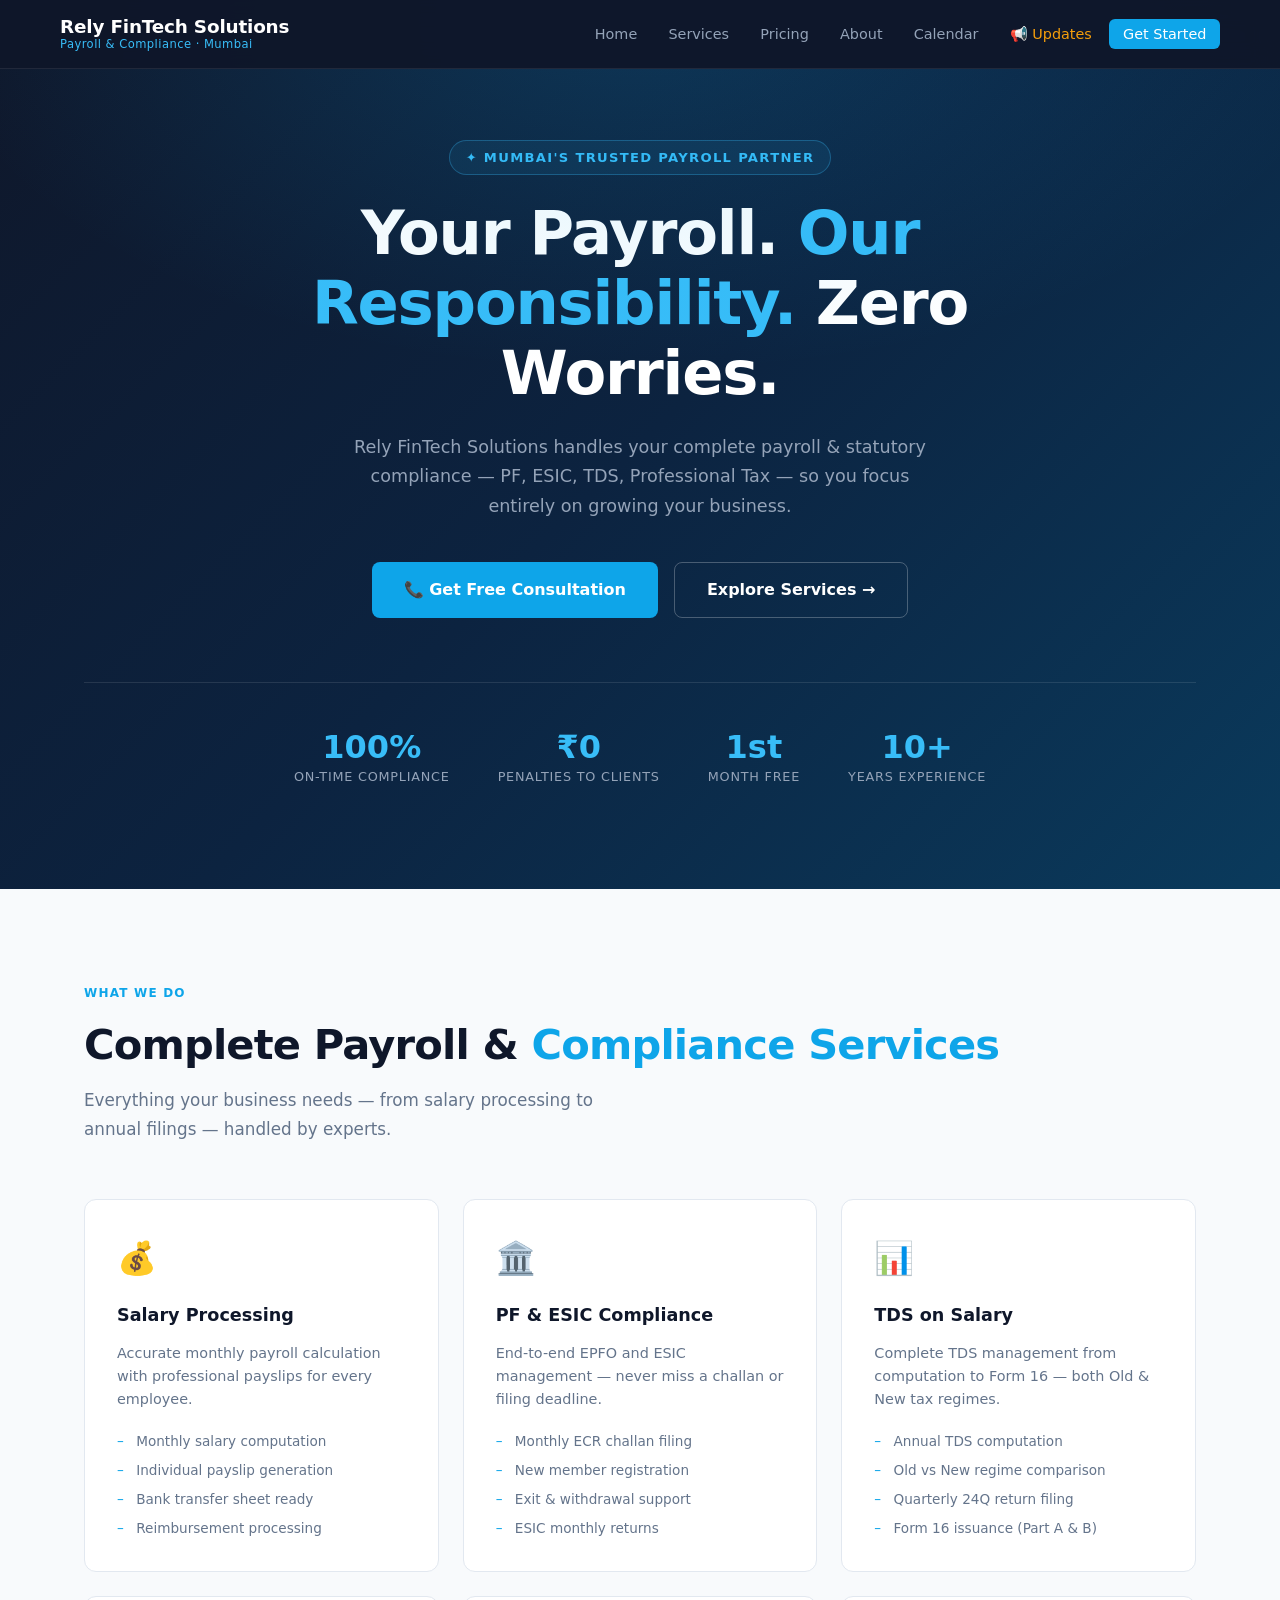
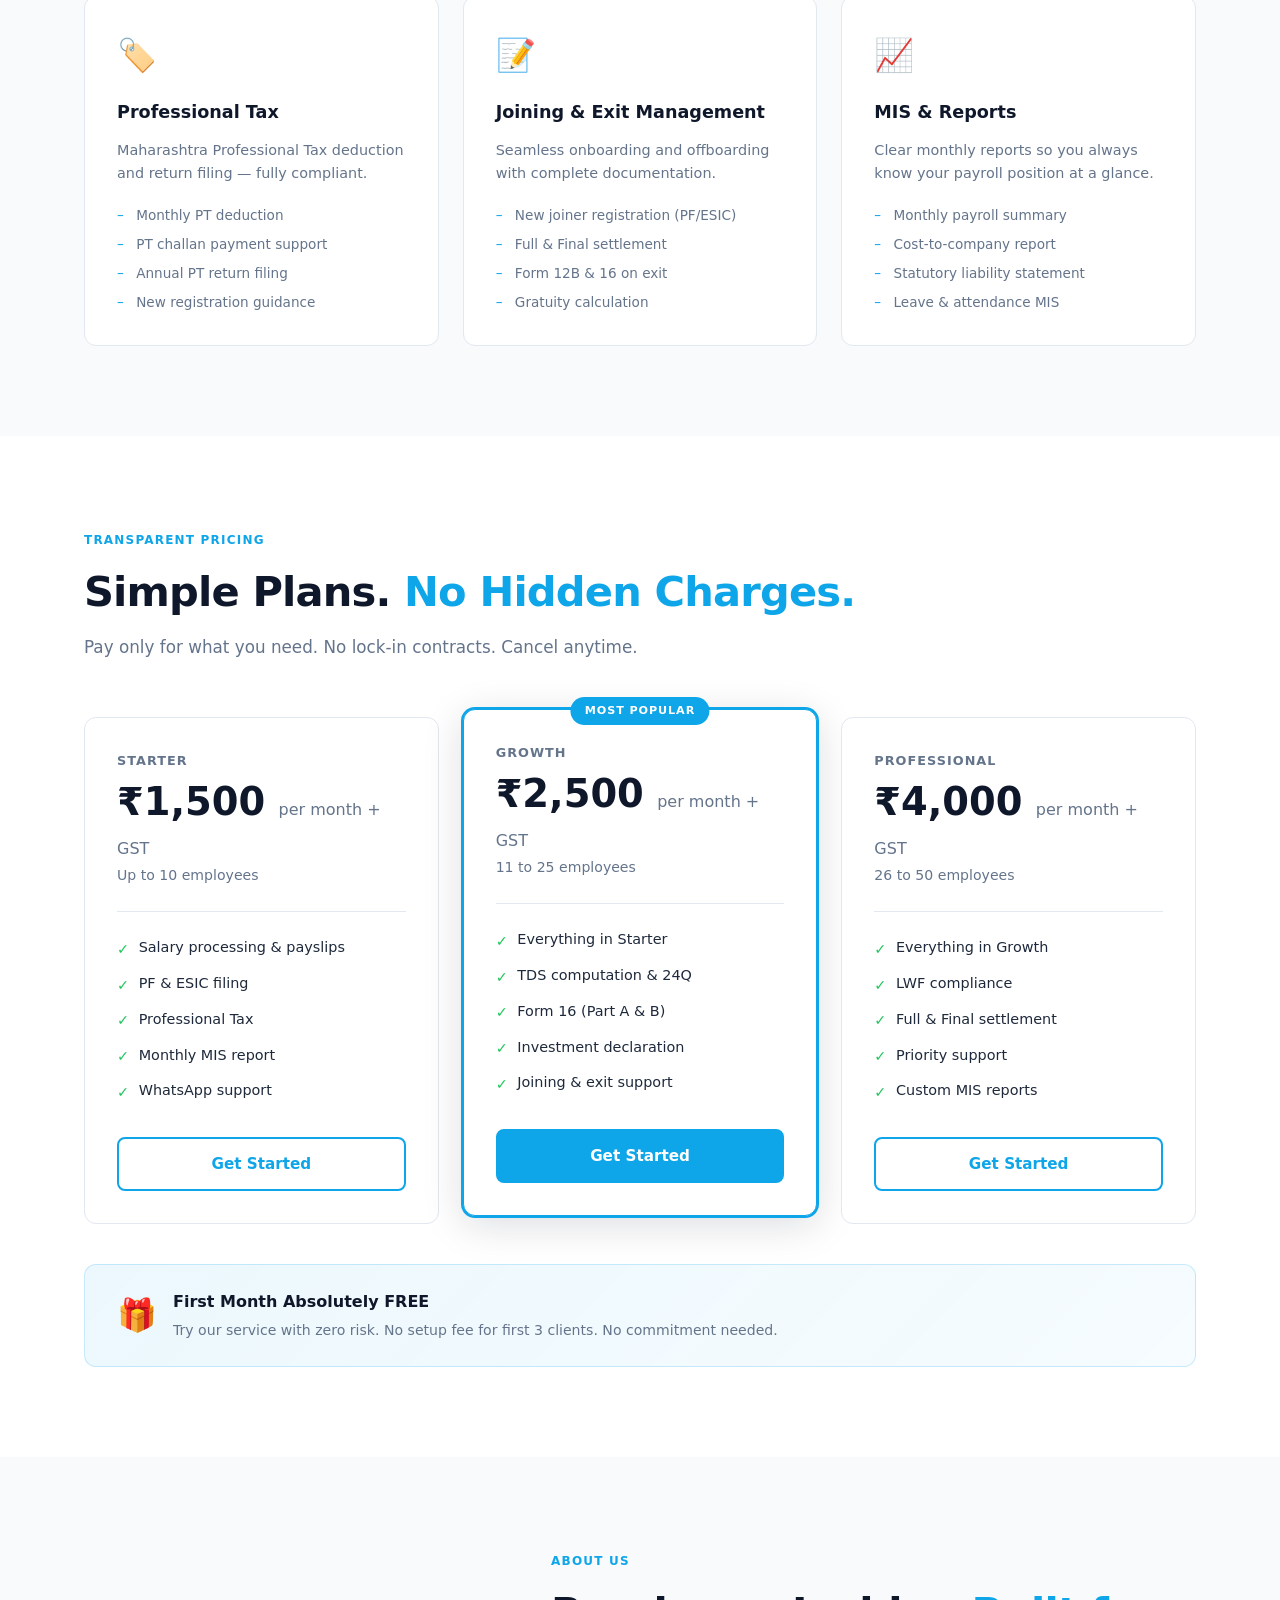
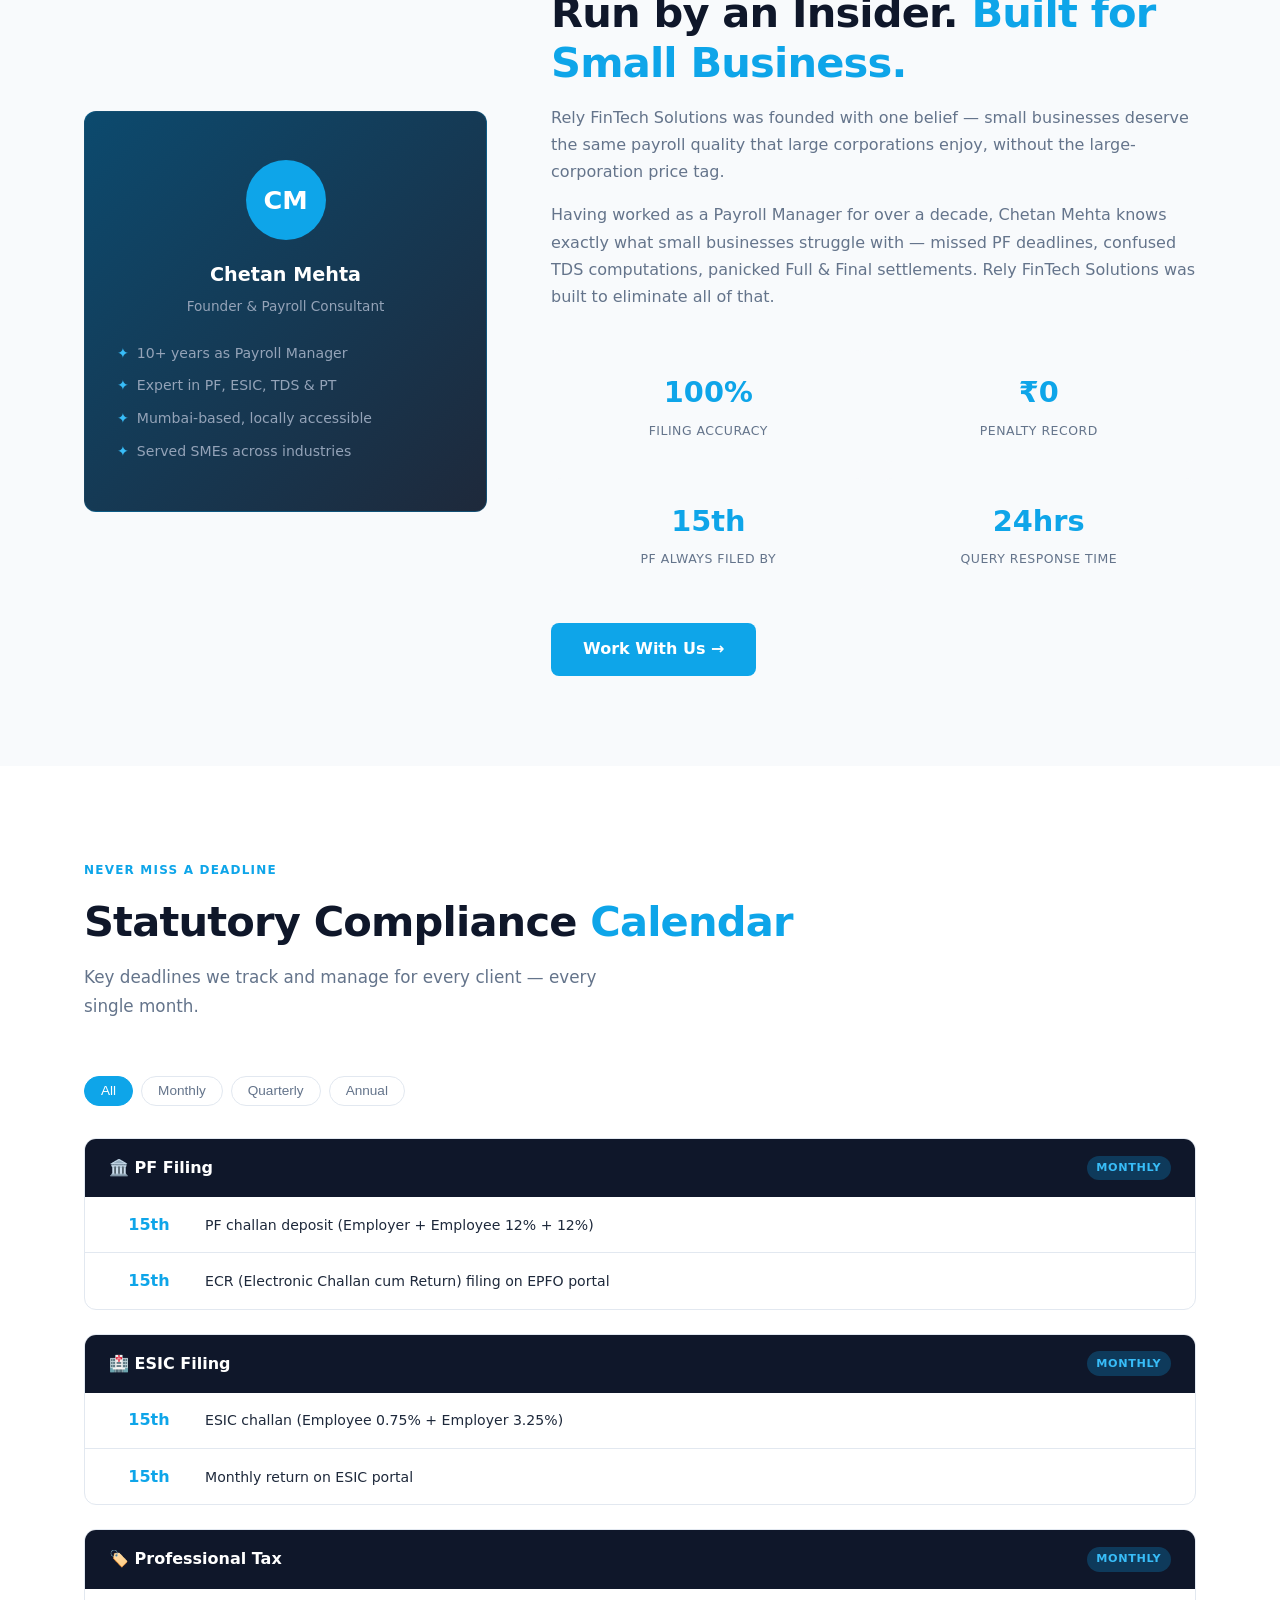
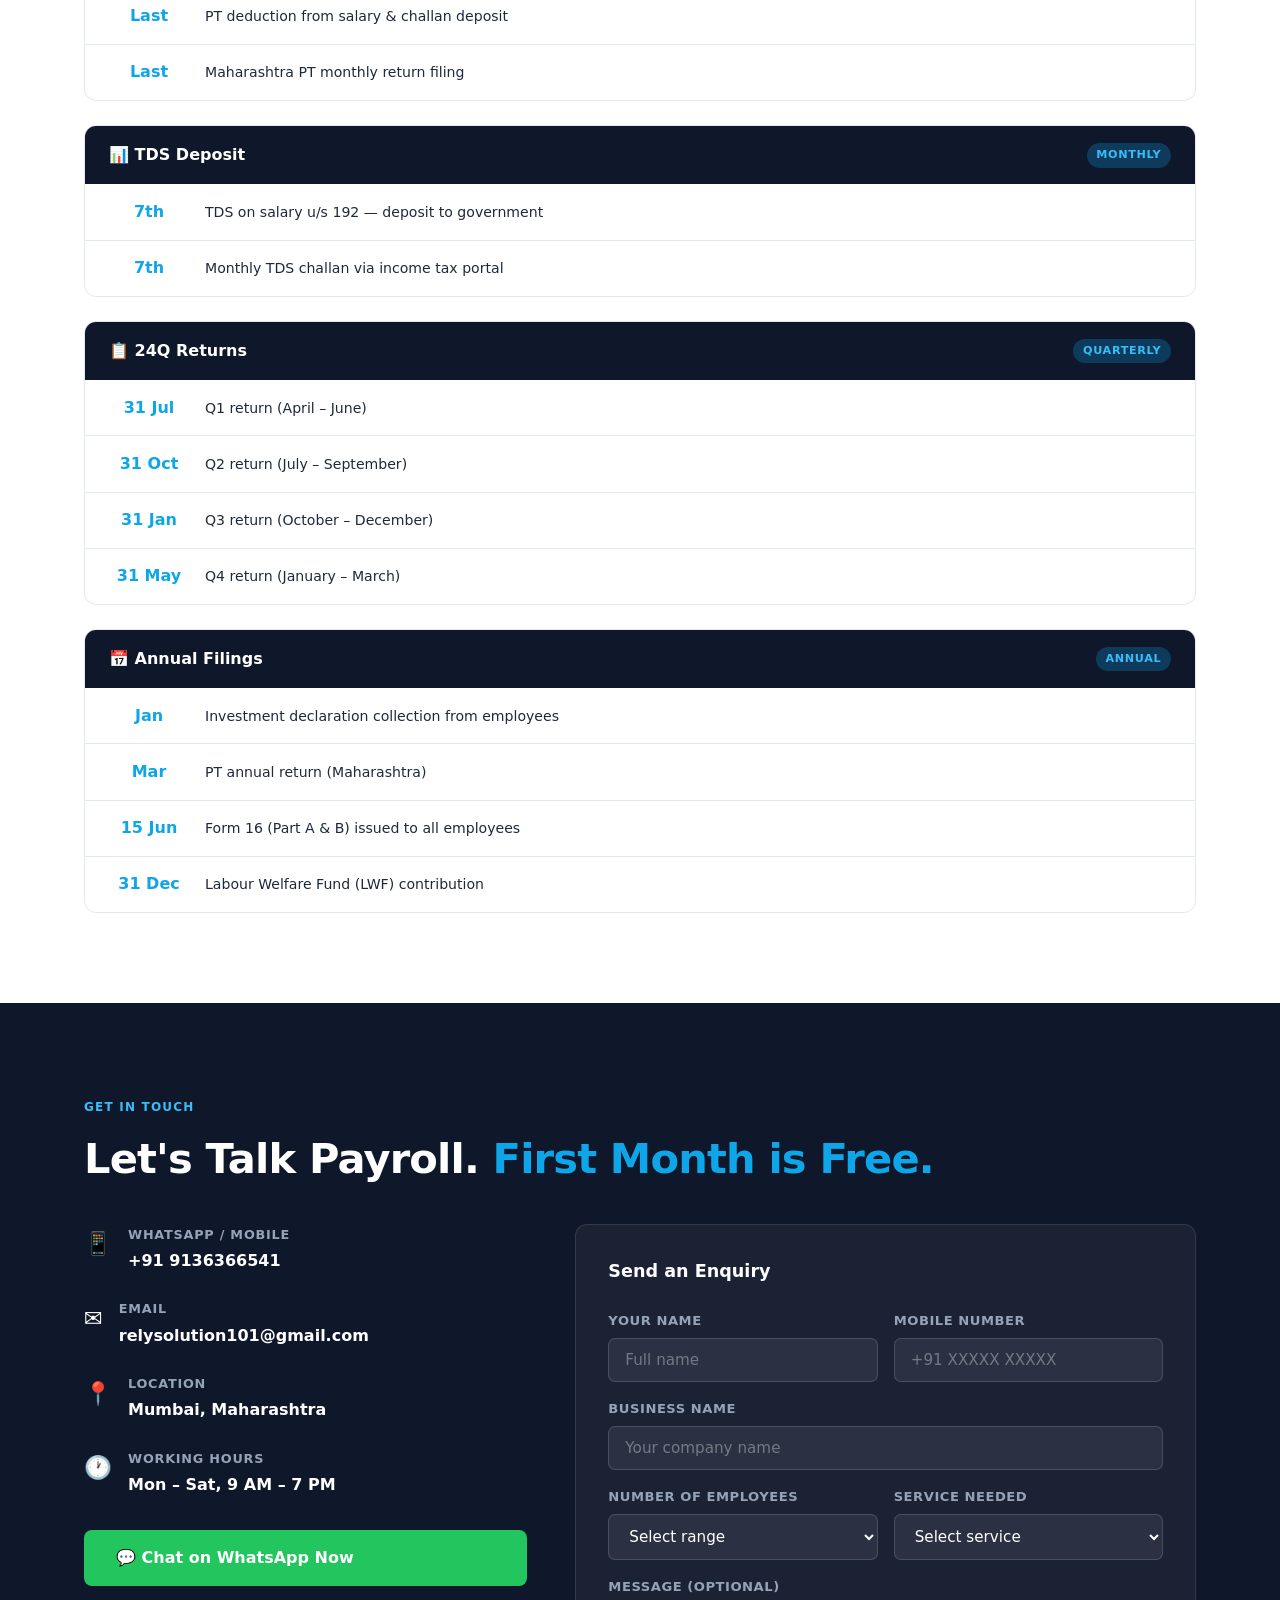
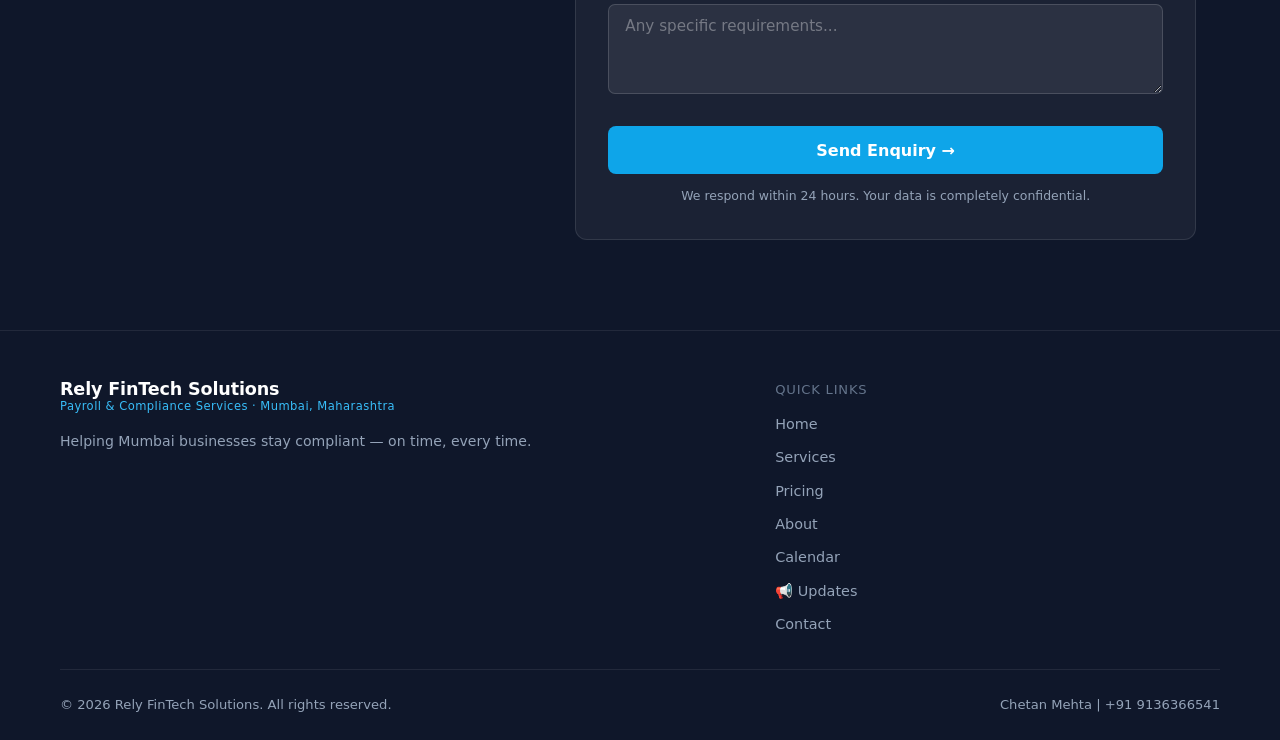
<file: index.html>
<!DOCTYPE html>
<html lang="en">
<head>
  <meta charset="UTF-8">
  <meta name="viewport" content="width=device-width, initial-scale=1.0">
  <meta name="description" content="Rely FinTech Solutions – Payroll & Compliance Services Mumbai. PF, ESIC, TDS, Professional Tax handled by experts.">
  <meta name="keywords" content="Payroll Consultant Mumbai, PF ESIC Compliance Mumbai, TDS Return Filing, Income Tax Consultant Kandivali">
  <title>Rely FinTech Solutions | Payroll &amp; Compliance Services Mumbai</title>
  <link rel="stylesheet" href="styles.css">
</head>
<body>

  <!-- ── NAVBAR ── -->
  <nav class="navbar">
    <div class="nav-inner">
      <div class="logo-wrap">
        <span class="logo-name">Rely FinTech Solutions</span>
        <span class="logo-sub">Payroll &amp; Compliance · Mumbai</span>
      </div>
      <ul class="nav-links" id="navLinks">
        <li><a href="#home">Home</a></li>
        <li><a href="#services">Services</a></li>
        <li><a href="#pricing">Pricing</a></li>
        <li><a href="#about">About</a></li>
        <li><a href="#calendar">Calendar</a></li>
        <li><a href="updates.html" class="updates-link">📢 Updates</a></li>
        <li><a href="#contact" class="active cta">Get Started</a></li>
      </ul>
      <div class="hamburger" id="hamburger" onclick="toggleMenu()">
        <span></span><span></span><span></span>
      </div>
    </div>
  </nav>

  <!-- ── HERO ── -->
  <section id="home" class="hero">
    <div class="container">
      <div class="hero-eyebrow">✦ Mumbai's Trusted Payroll Partner</div>
      <h1>Your Payroll. <em>Our Responsibility.</em> <strong>Zero Worries.</strong></h1>
      <p class="hero-sub">Rely FinTech Solutions handles your complete payroll &amp; statutory compliance — PF, ESIC, TDS, Professional Tax — so you focus entirely on growing your business.</p>
      <div class="hero-actions">
        <a href="#contact" class="btn-primary">📞 Get Free Consultation</a>
        <a href="#services" class="btn-ghost">Explore Services →</a>
      </div>
      <div class="hero-stats">
        <div class="stat-item">
          <span class="stat-number">100%</span>
          <span class="stat-label">On-Time Compliance</span>
        </div>
        <div class="stat-item">
          <span class="stat-number">₹0</span>
          <span class="stat-label">Penalties to Clients</span>
        </div>
        <div class="stat-item">
          <span class="stat-number">1st</span>
          <span class="stat-label">Month Free</span>
        </div>
        <div class="stat-item">
          <span class="stat-number">10+</span>
          <span class="stat-label">Years Experience</span>
        </div>
      </div>
    </div>
  </section>

  <!-- ── SERVICES ── -->
  <section id="services" class="section section-alt">
    <div class="container">
      <div class="section-tag">What We Do</div>
      <h2 class="section-heading">Complete Payroll &amp; <em>Compliance Services</em></h2>
      <p class="section-sub">Everything your business needs — from salary processing to annual filings — handled by experts.</p>
      <div class="services-grid">

        <div class="service-card">
          <span class="service-emoji">💰</span>
          <h3>Salary Processing</h3>
          <p>Accurate monthly payroll calculation with professional payslips for every employee.</p>
          <ul class="service-list">
            <li>Monthly salary computation</li>
            <li>Individual payslip generation</li>
            <li>Bank transfer sheet ready</li>
            <li>Reimbursement processing</li>
          </ul>
        </div>

        <div class="service-card">
          <span class="service-emoji">🏛️</span>
          <h3>PF &amp; ESIC Compliance</h3>
          <p>End-to-end EPFO and ESIC management — never miss a challan or filing deadline.</p>
          <ul class="service-list">
            <li>Monthly ECR challan filing</li>
            <li>New member registration</li>
            <li>Exit &amp; withdrawal support</li>
            <li>ESIC monthly returns</li>
          </ul>
        </div>

        <div class="service-card">
          <span class="service-emoji">📊</span>
          <h3>TDS on Salary</h3>
          <p>Complete TDS management from computation to Form 16 — both Old &amp; New tax regimes.</p>
          <ul class="service-list">
            <li>Annual TDS computation</li>
            <li>Old vs New regime comparison</li>
            <li>Quarterly 24Q return filing</li>
            <li>Form 16 issuance (Part A &amp; B)</li>
          </ul>
        </div>

        <div class="service-card">
          <span class="service-emoji">🏷️</span>
          <h3>Professional Tax</h3>
          <p>Maharashtra Professional Tax deduction and return filing — fully compliant.</p>
          <ul class="service-list">
            <li>Monthly PT deduction</li>
            <li>PT challan payment support</li>
            <li>Annual PT return filing</li>
            <li>New registration guidance</li>
          </ul>
        </div>

        <div class="service-card">
          <span class="service-emoji">📝</span>
          <h3>Joining &amp; Exit Management</h3>
          <p>Seamless onboarding and offboarding with complete documentation.</p>
          <ul class="service-list">
            <li>New joiner registration (PF/ESIC)</li>
            <li>Full &amp; Final settlement</li>
            <li>Form 12B &amp; 16 on exit</li>
            <li>Gratuity calculation</li>
          </ul>
        </div>

        <div class="service-card">
          <span class="service-emoji">📈</span>
          <h3>MIS &amp; Reports</h3>
          <p>Clear monthly reports so you always know your payroll position at a glance.</p>
          <ul class="service-list">
            <li>Monthly payroll summary</li>
            <li>Cost-to-company report</li>
            <li>Statutory liability statement</li>
            <li>Leave &amp; attendance MIS</li>
          </ul>
        </div>

      </div>
    </div>
  </section>

  <!-- ── PRICING ── -->
  <section id="pricing" class="section">
    <div class="container">
      <div class="section-tag">Transparent Pricing</div>
      <h2 class="section-heading">Simple Plans. <em>No Hidden Charges.</em></h2>
      <p class="section-sub">Pay only for what you need. No lock-in contracts. Cancel anytime.</p>
      <div class="pricing-grid">

        <div class="pricing-card">
          <div class="pricing-tier">Starter</div>
          <div class="pricing-price">₹1,500 <span>per month + GST</span></div>
          <div class="pricing-employees">Up to 10 employees</div>
          <ul class="pricing-features">
            <li><span class="check">✓</span> Salary processing &amp; payslips</li>
            <li><span class="check">✓</span> PF &amp; ESIC filing</li>
            <li><span class="check">✓</span> Professional Tax</li>
            <li><span class="check">✓</span> Monthly MIS report</li>
            <li><span class="check">✓</span> WhatsApp support</li>
          </ul>
          <a href="#contact" class="btn-outline">Get Started</a>
        </div>

        <div class="pricing-card popular">
          <div class="popular-badge">MOST POPULAR</div>
          <div class="pricing-tier">Growth</div>
          <div class="pricing-price">₹2,500 <span>per month + GST</span></div>
          <div class="pricing-employees">11 to 25 employees</div>
          <ul class="pricing-features">
            <li><span class="check">✓</span> Everything in Starter</li>
            <li><span class="check">✓</span> TDS computation &amp; 24Q</li>
            <li><span class="check">✓</span> Form 16 (Part A &amp; B)</li>
            <li><span class="check">✓</span> Investment declaration</li>
            <li><span class="check">✓</span> Joining &amp; exit support</li>
          </ul>
          <a href="#contact" class="btn-outline">Get Started</a>
        </div>

        <div class="pricing-card">
          <div class="pricing-tier">Professional</div>
          <div class="pricing-price">₹4,000 <span>per month + GST</span></div>
          <div class="pricing-employees">26 to 50 employees</div>
          <ul class="pricing-features">
            <li><span class="check">✓</span> Everything in Growth</li>
            <li><span class="check">✓</span> LWF compliance</li>
            <li><span class="check">✓</span> Full &amp; Final settlement</li>
            <li><span class="check">✓</span> Priority support</li>
            <li><span class="check">✓</span> Custom MIS reports</li>
          </ul>
          <a href="#contact" class="btn-outline">Get Started</a>
        </div>

      </div>

      <div class="pricing-footer">
        <span class="gift">🎁</span>
        <div>
          <h4>First Month Absolutely FREE</h4>
          <p>Try our service with zero risk. No setup fee for first 3 clients. No commitment needed.</p>
        </div>
      </div>
    </div>
  </section>

  <!-- ── ABOUT ── -->
  <section id="about" class="section section-alt">
    <div class="container">
      <div class="about-grid">
        <div class="about-avatar">
          <div class="avatar-circle">CM</div>
          <h3>Chetan Mehta</h3>
          <p>Founder &amp; Payroll Consultant</p>
          <ul class="about-bullets">
            <li><span>✦</span> 10+ years as Payroll Manager</li>
            <li><span>✦</span> Expert in PF, ESIC, TDS &amp; PT</li>
            <li><span>✦</span> Mumbai-based, locally accessible</li>
            <li><span>✦</span> Served SMEs across industries</li>
          </ul>
        </div>
        <div>
          <div class="section-tag">About Us</div>
          <h2 class="section-heading">Run by an Insider. <em>Built for Small Business.</em></h2>
          <p style="color:var(--slate);line-height:1.7;margin-bottom:1rem;">Rely FinTech Solutions was founded with one belief — small businesses deserve the same payroll quality that large corporations enjoy, without the large-corporation price tag.</p>
          <p style="color:var(--slate);line-height:1.7;margin-bottom:2rem;">Having worked as a Payroll Manager for over a decade, Chetan Mehta knows exactly what small businesses struggle with — missed PF deadlines, confused TDS computations, panicked Full &amp; Final settlements. Rely FinTech Solutions was built to eliminate all of that.</p>
          <div class="about-stats">
            <div class="about-stat"><span class="num">100%</span><span class="lbl">Filing accuracy</span></div>
            <div class="about-stat"><span class="num">₹0</span><span class="lbl">Penalty record</span></div>
            <div class="about-stat"><span class="num">15th</span><span class="lbl">PF always filed by</span></div>
            <div class="about-stat"><span class="num">24hrs</span><span class="lbl">Query response time</span></div>
          </div>
          <a href="#contact" class="btn-primary" style="margin-top:2rem;display:inline-flex;">Work With Us →</a>
        </div>
      </div>
    </div>
  </section>

  <!-- ── COMPLIANCE CALENDAR ── -->
  <section id="calendar" class="section">
    <div class="container">
      <div class="section-tag">Never Miss a Deadline</div>
      <h2 class="section-heading">Statutory Compliance <em>Calendar</em></h2>
      <p class="section-sub">Key deadlines we track and manage for every client — every single month.</p>

      <div class="calendar-filters">
        <button class="filter-btn active" onclick="filterCal('all',this)">All</button>
        <button class="filter-btn" onclick="filterCal('monthly',this)">Monthly</button>
        <button class="filter-btn" onclick="filterCal('quarterly',this)">Quarterly</button>
        <button class="filter-btn" onclick="filterCal('annual',this)">Annual</button>
      </div>

      <div class="calendar-groups">

        <div class="cal-group" data-freq="monthly">
          <div class="cal-group-header">
            <h3>🏛️ PF Filing</h3>
            <span class="cal-freq-badge">Monthly</span>
          </div>
          <div class="cal-rows">
            <div class="cal-row"><div class="cal-date">15th</div><div class="cal-desc">PF challan deposit (Employer + Employee 12% + 12%)</div></div>
            <div class="cal-row"><div class="cal-date">15th</div><div class="cal-desc">ECR (Electronic Challan cum Return) filing on EPFO portal</div></div>
          </div>
        </div>

        <div class="cal-group" data-freq="monthly">
          <div class="cal-group-header">
            <h3>🏥 ESIC Filing</h3>
            <span class="cal-freq-badge">Monthly</span>
          </div>
          <div class="cal-rows">
            <div class="cal-row"><div class="cal-date">15th</div><div class="cal-desc">ESIC challan (Employee 0.75% + Employer 3.25%)</div></div>
            <div class="cal-row"><div class="cal-date">15th</div><div class="cal-desc">Monthly return on ESIC portal</div></div>
          </div>
        </div>

        <div class="cal-group" data-freq="monthly">
          <div class="cal-group-header">
            <h3>🏷️ Professional Tax</h3>
            <span class="cal-freq-badge">Monthly</span>
          </div>
          <div class="cal-rows">
            <div class="cal-row"><div class="cal-date">Last</div><div class="cal-desc">PT deduction from salary &amp; challan deposit</div></div>
            <div class="cal-row"><div class="cal-date">Last</div><div class="cal-desc">Maharashtra PT monthly return filing</div></div>
          </div>
        </div>

        <div class="cal-group" data-freq="monthly">
          <div class="cal-group-header">
            <h3>📊 TDS Deposit</h3>
            <span class="cal-freq-badge">Monthly</span>
          </div>
          <div class="cal-rows">
            <div class="cal-row"><div class="cal-date">7th</div><div class="cal-desc">TDS on salary u/s 192 — deposit to government</div></div>
            <div class="cal-row"><div class="cal-date">7th</div><div class="cal-desc">Monthly TDS challan via income tax portal</div></div>
          </div>
        </div>

        <div class="cal-group" data-freq="quarterly">
          <div class="cal-group-header">
            <h3>📋 24Q Returns</h3>
            <span class="cal-freq-badge">Quarterly</span>
          </div>
          <div class="cal-rows">
            <div class="cal-row"><div class="cal-date">31 Jul</div><div class="cal-desc">Q1 return (April – June)</div></div>
            <div class="cal-row"><div class="cal-date">31 Oct</div><div class="cal-desc">Q2 return (July – September)</div></div>
            <div class="cal-row"><div class="cal-date">31 Jan</div><div class="cal-desc">Q3 return (October – December)</div></div>
            <div class="cal-row"><div class="cal-date">31 May</div><div class="cal-desc">Q4 return (January – March)</div></div>
          </div>
        </div>

        <div class="cal-group" data-freq="annual">
          <div class="cal-group-header">
            <h3>📅 Annual Filings</h3>
            <span class="cal-freq-badge">Annual</span>
          </div>
          <div class="cal-rows">
            <div class="cal-row"><div class="cal-date">Jan</div><div class="cal-desc">Investment declaration collection from employees</div></div>
            <div class="cal-row"><div class="cal-date">Mar</div><div class="cal-desc">PT annual return (Maharashtra)</div></div>
            <div class="cal-row"><div class="cal-date">15 Jun</div><div class="cal-desc">Form 16 (Part A &amp; B) issued to all employees</div></div>
            <div class="cal-row"><div class="cal-date">31 Dec</div><div class="cal-desc">Labour Welfare Fund (LWF) contribution</div></div>
          </div>
        </div>

      </div>
    </div>
  </section>

  <!-- ── CONTACT ── -->
  <section id="contact" class="section section-dark">
    <div class="container">
      <div class="section-tag">Get In Touch</div>
      <h2 class="section-heading">Let's Talk Payroll. <em>First Month is Free.</em></h2>
      <div class="contact-grid" style="margin-top:2.5rem;">

        <div class="contact-info">
          <div class="contact-item">
            <div class="contact-icon">📱</div>
            <div>
              <h4>WhatsApp / Mobile</h4>
              <a href="tel:+919136366541">+91 9136366541</a>
            </div>
          </div>
          <div class="contact-item">
            <div class="contact-icon">✉️</div>
            <div>
              <h4>Email</h4>
              <a href="mailto:relysolution101@gmail.com">relysolution101@gmail.com</a>
            </div>
          </div>
          <div class="contact-item">
            <div class="contact-icon">📍</div>
            <div>
              <h4>Location</h4>
              <p>Mumbai, Maharashtra</p>
            </div>
          </div>
          <div class="contact-item">
            <div class="contact-icon">🕐</div>
            <div>
              <h4>Working Hours</h4>
              <p>Mon – Sat, 9 AM – 7 PM</p>
            </div>
          </div>
          <a href="https://wa.me/919136366541?text=Hi%20Chetan%2C%20I%20am%20interested%20in%20payroll%20services%20for%20my%20business." class="whatsapp-btn" target="_blank">
            💬 Chat on WhatsApp Now
          </a>
        </div>

        <div class="contact-form">
          <h3>Send an Enquiry</h3>
          <div class="form-success" id="formSuccess">✅ Thank you! Chetan will reach out within 24 hours.</div>
          <div class="form-row">
            <div class="form-group">
              <label>Your Name</label>
              <input type="text" id="fName" placeholder="Full name">
            </div>
            <div class="form-group">
              <label>Mobile Number</label>
              <input type="tel" id="fMobile" placeholder="+91 XXXXX XXXXX">
            </div>
          </div>
          <div class="form-group">
            <label>Business Name</label>
            <input type="text" id="fBusiness" placeholder="Your company name">
          </div>
          <div class="form-row">
            <div class="form-group">
              <label>Number of Employees</label>
              <select id="fEmployees">
                <option value="">Select range</option>
                <option>1 – 10 employees</option>
                <option>11 – 25 employees</option>
                <option>26 – 50 employees</option>
                <option>50+ employees</option>
              </select>
            </div>
            <div class="form-group">
              <label>Service Needed</label>
              <select id="fService">
                <option value="">Select service</option>
                <option>Full Payroll Management</option>
                <option>PF &amp; ESIC Only</option>
                <option>TDS &amp; Form 16</option>
                <option>All Services</option>
              </select>
            </div>
          </div>
          <div class="form-group">
            <label>Message (Optional)</label>
            <textarea id="fMessage" placeholder="Any specific requirements..."></textarea>
          </div>
          <button class="form-submit" onclick="submitForm()">Send Enquiry →</button>
          <p class="form-note">We respond within 24 hours. Your data is completely confidential.</p>
        </div>

      </div>
    </div>
  </section>

  <!-- ── FOOTER ── -->
  <footer class="footer">
    <div class="footer-inner">
      <div class="footer-brand">
        <div class="logo-wrap">
          <span class="logo-name">Rely FinTech Solutions</span>
          <span class="logo-sub">Payroll &amp; Compliance Services · Mumbai, Maharashtra</span>
        </div>
        <p style="margin-top:1rem;">Helping Mumbai businesses stay compliant — on time, every time.</p>
      </div>
      <div>
        <p style="font-size:.82rem;text-transform:uppercase;letter-spacing:.06em;margin-bottom:.8rem;color:var(--slate);">Quick Links</p>
        <div class="footer-links">
          <a href="#home">Home</a>
          <a href="#services">Services</a>
          <a href="#pricing">Pricing</a>
          <a href="#about">About</a>
          <a href="#calendar">Calendar</a>
          <a href="updates.html">📢 Updates</a>
          <a href="#contact">Contact</a>
        </div>
      </div>
    </div>
    <div class="footer-bottom">
      <p>© 2026 Rely FinTech Solutions. All rights reserved.</p>
      <p>Chetan Mehta | +91 9136366541</p>
    </div>
  </footer>

  <script>
    // Hamburger
    function toggleMenu() {
      document.getElementById('navLinks').classList.toggle('open');
    }
    document.querySelectorAll('.nav-links a').forEach(a => {
      a.addEventListener('click', () => document.getElementById('navLinks').classList.remove('open'));
    });

    // Calendar filter
    function filterCal(freq, btn) {
      document.querySelectorAll('.filter-btn').forEach(b => b.classList.remove('active'));
      btn.classList.add('active');
      document.querySelectorAll('.cal-group').forEach(g => {
        g.style.display = (freq === 'all' || g.dataset.freq === freq) ? 'block' : 'none';
      });
    }

    // Form submit (WhatsApp redirect)
    function submitForm() {
      const name     = document.getElementById('fName').value.trim();
      const mobile   = document.getElementById('fMobile').value.trim();
      const business = document.getElementById('fBusiness').value.trim();
      const emp      = document.getElementById('fEmployees').value;
      const svc      = document.getElementById('fService').value;
      const msg      = document.getElementById('fMessage').value.trim();

      if (!name || !mobile) {
        alert('Please enter your name and mobile number.');
        return;
      }

      const text = encodeURIComponent(
        `Hi Chetan, I am interested in your payroll services.\n\n` +
        `Name: ${name}\nMobile: ${mobile}\nBusiness: ${business || '—'}\n` +
        `Employees: ${emp || '—'}\nService: ${svc || '—'}\nMessage: ${msg || '—'}`
      );

      document.getElementById('formSuccess').classList.add('show');
      window.open(`https://wa.me/919136366541?text=${text}`, '_blank');

      ['fName','fMobile','fBusiness','fMessage'].forEach(id => document.getElementById(id).value = '');
      document.getElementById('fEmployees').value = '';
      document.getElementById('fService').value = '';
    }
  </script>

</body>
</html>
</file>
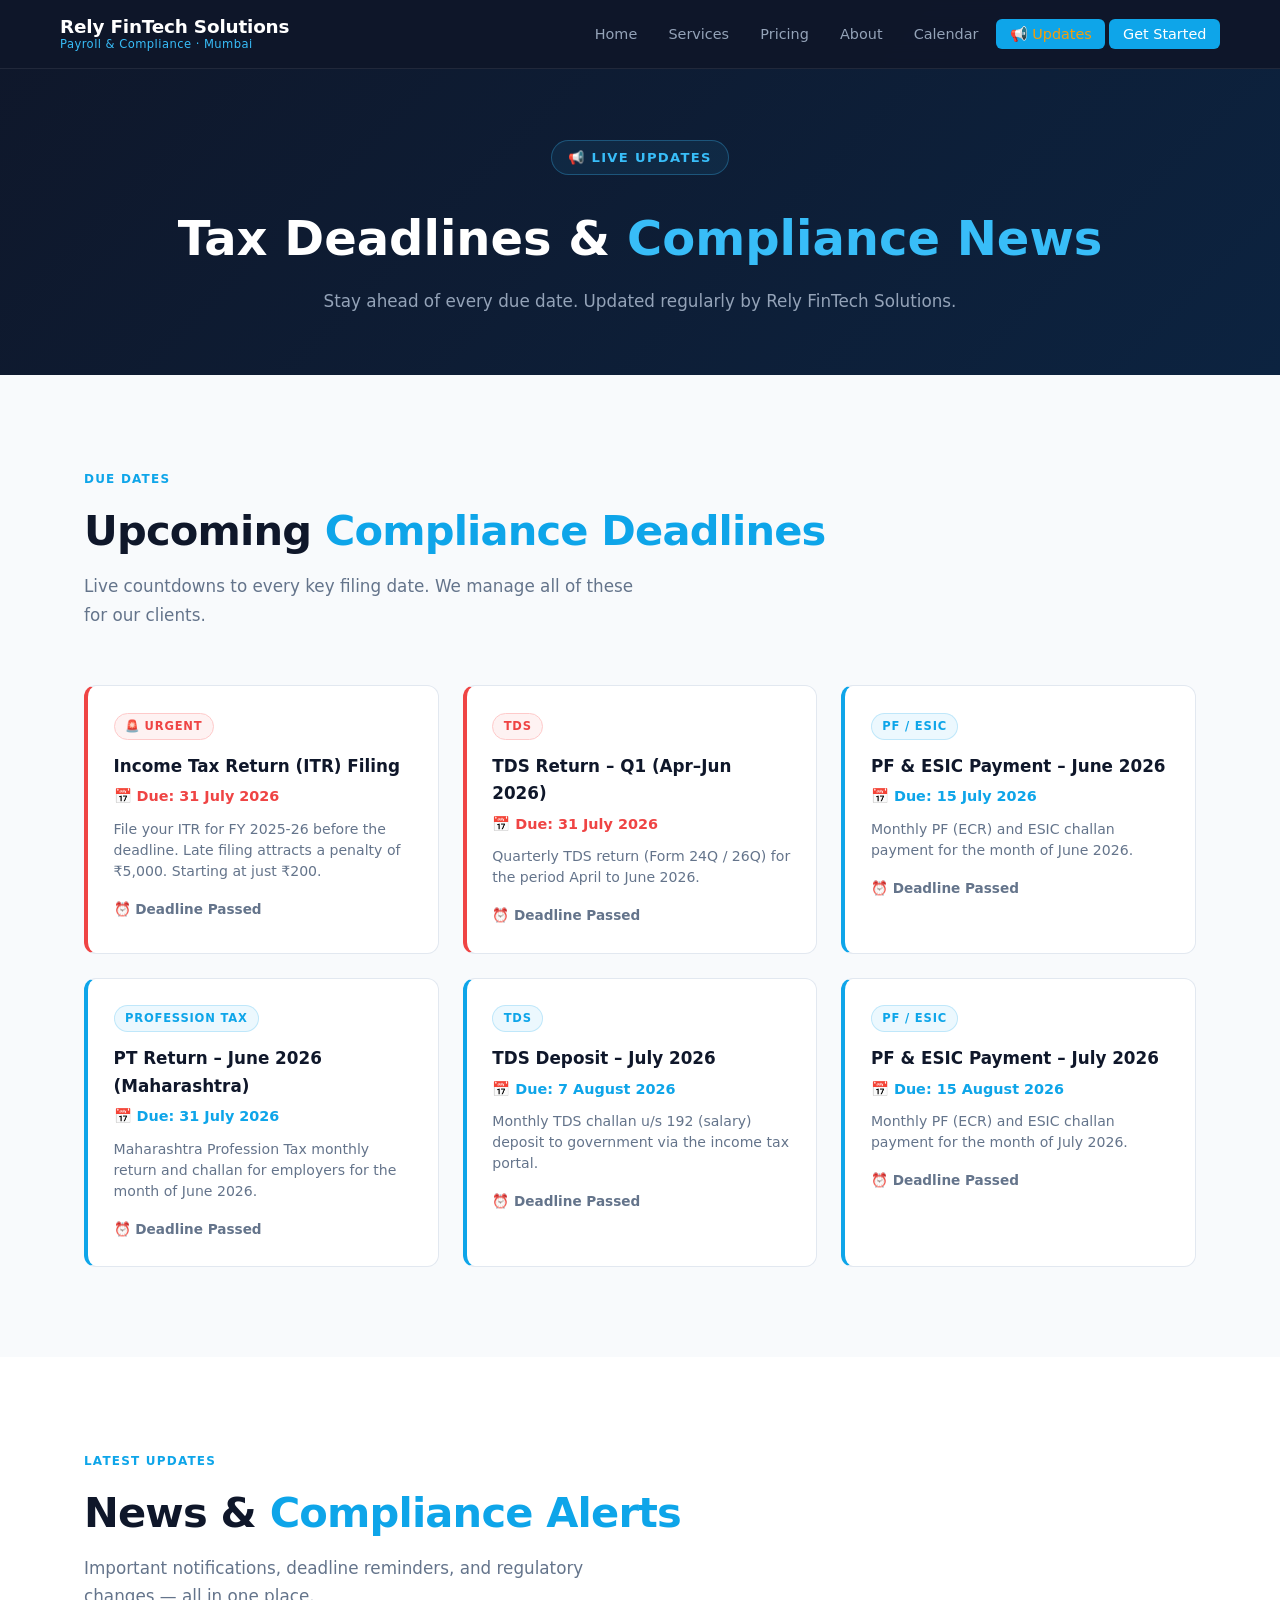
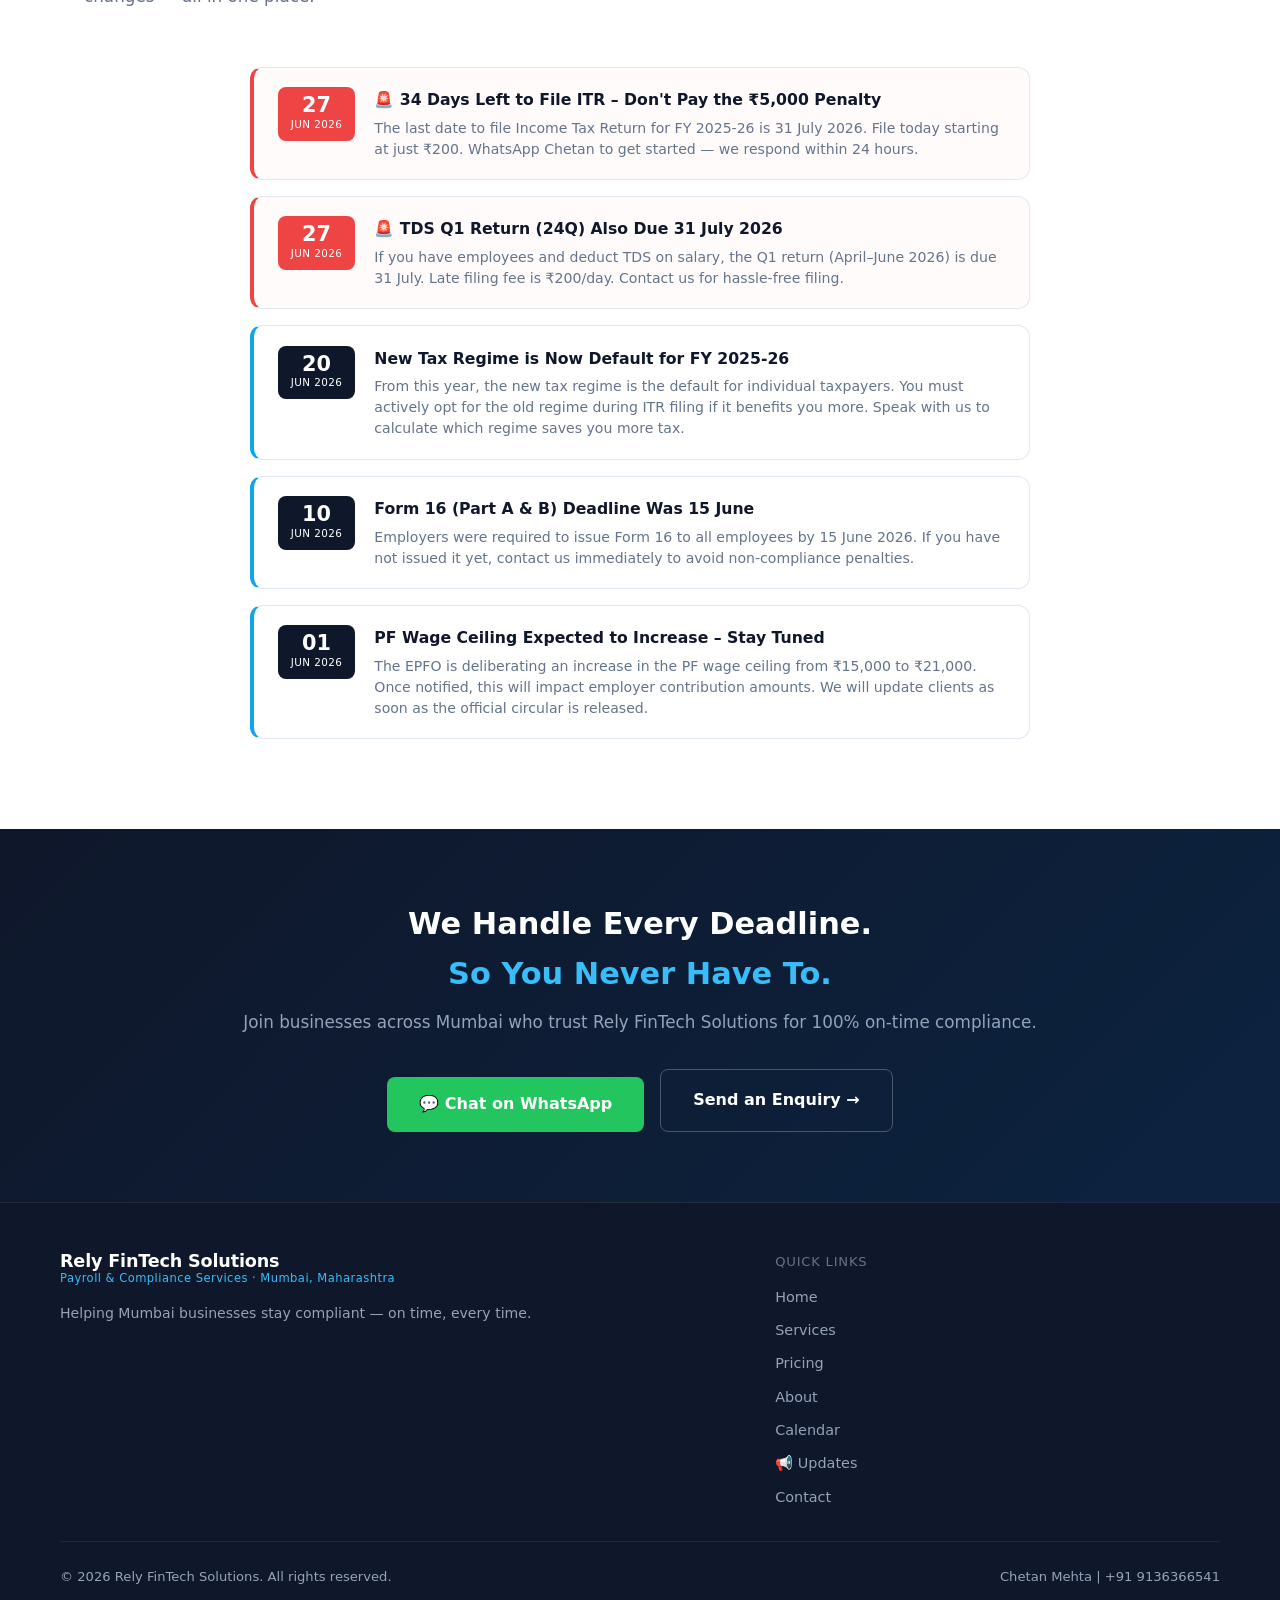
<file: updates.html>
<!DOCTYPE html>
<html lang="en">
<head>
  <meta charset="UTF-8">
  <meta name="viewport" content="width=device-width, initial-scale=1.0">
  <meta name="description" content="Tax Deadlines & Updates – Rely FinTech Solutions Mumbai">
  <title>Updates & Deadlines | Rely FinTech Solutions</title>
  <link rel="stylesheet" href="styles.css">
</head>
<body>

  <!-- ── NAVBAR ── -->
  <nav class="navbar">
    <div class="nav-inner">
      <div class="logo-wrap">
        <span class="logo-name">Rely FinTech Solutions</span>
        <span class="logo-sub">Payroll &amp; Compliance · Mumbai</span>
      </div>
      <ul class="nav-links" id="navLinks">
        <li><a href="index.html#home">Home</a></li>
        <li><a href="index.html#services">Services</a></li>
        <li><a href="index.html#pricing">Pricing</a></li>
        <li><a href="index.html#about">About</a></li>
        <li><a href="index.html#calendar">Calendar</a></li>
        <li><a href="updates.html" class="updates-link active">📢 Updates</a></li>
        <li><a href="index.html#contact" class="cta">Get Started</a></li>
      </ul>
      <div class="hamburger" id="hamburger" onclick="toggleMenu()">
        <span></span><span></span><span></span>
      </div>
    </div>
  </nav>

  <!-- ── HERO ── -->
  <section class="updates-hero">
    <div class="hero-eyebrow">📢 Live Updates</div>
    <h1>Tax Deadlines &amp; <em style="color:var(--teal2);font-style:normal;">Compliance News</em></h1>
    <p>Stay ahead of every due date. Updated regularly by Rely FinTech Solutions.</p>
  </section>

  <!-- ══════════════════════════════════════════════════
       DEADLINE CARDS — HOW TO ADD A NEW ONE:
       1. Copy any .deadline-card block below
       2. Paste inside .deadlines-grid
       3. Update data-deadline="YYYY-MM-DD", title, date text, desc
       4. Add a new id="countdown-N" (increment N)
       5. Use class="deadline-card urgent" for red/urgent cards
       6. Use class="deadline-card done"   for expired deadlines
  ══════════════════════════════════════════════════ -->
  <section class="section section-alt">
    <div class="container">
      <div class="section-tag">Due Dates</div>
      <h2 class="section-heading">Upcoming <em>Compliance Deadlines</em></h2>
      <p class="section-sub">Live countdowns to every key filing date. We manage all of these for our clients.</p>

      <div class="deadlines-grid">

        <!-- CARD 0 — ITR Filing (URGENT) -->
        <div class="deadline-card urgent" data-deadline="2026-07-31">
          <span class="deadline-tag">🚨 Urgent</span>
          <div class="deadline-title">Income Tax Return (ITR) Filing</div>
          <div class="deadline-date">📅 Due: 31 July 2026</div>
          <p class="deadline-desc">File your ITR for FY 2025-26 before the deadline. Late filing attracts a penalty of ₹5,000. Starting at just ₹200.</p>
          <div class="mini-countdown" id="countdown-0"></div>
        </div>

        <!-- CARD 1 — TDS Return Q1 -->
        <div class="deadline-card urgent" data-deadline="2026-07-31">
          <span class="deadline-tag">TDS</span>
          <div class="deadline-title">TDS Return – Q1 (Apr–Jun 2026)</div>
          <div class="deadline-date">📅 Due: 31 July 2026</div>
          <p class="deadline-desc">Quarterly TDS return (Form 24Q / 26Q) for the period April to June 2026.</p>
          <div class="mini-countdown" id="countdown-1"></div>
        </div>

        <!-- CARD 2 — PF/ESIC July -->
        <div class="deadline-card" data-deadline="2026-07-15">
          <span class="deadline-tag">PF / ESIC</span>
          <div class="deadline-title">PF &amp; ESIC Payment – June 2026</div>
          <div class="deadline-date">📅 Due: 15 July 2026</div>
          <p class="deadline-desc">Monthly PF (ECR) and ESIC challan payment for the month of June 2026.</p>
          <div class="mini-countdown" id="countdown-2"></div>
        </div>

        <!-- CARD 3 — PT Maharashtra -->
        <div class="deadline-card" data-deadline="2026-07-31">
          <span class="deadline-tag">Profession Tax</span>
          <div class="deadline-title">PT Return – June 2026 (Maharashtra)</div>
          <div class="deadline-date">📅 Due: 31 July 2026</div>
          <p class="deadline-desc">Maharashtra Profession Tax monthly return and challan for employers for the month of June 2026.</p>
          <div class="mini-countdown" id="countdown-3"></div>
        </div>

        <!-- CARD 4 — TDS Deposit July -->
        <div class="deadline-card" data-deadline="2026-08-07">
          <span class="deadline-tag">TDS</span>
          <div class="deadline-title">TDS Deposit – July 2026</div>
          <div class="deadline-date">📅 Due: 7 August 2026</div>
          <p class="deadline-desc">Monthly TDS challan u/s 192 (salary) deposit to government via the income tax portal.</p>
          <div class="mini-countdown" id="countdown-4"></div>
        </div>

        <!-- CARD 5 — PF/ESIC August -->
        <div class="deadline-card" data-deadline="2026-08-15">
          <span class="deadline-tag">PF / ESIC</span>
          <div class="deadline-title">PF &amp; ESIC Payment – July 2026</div>
          <div class="deadline-date">📅 Due: 15 August 2026</div>
          <p class="deadline-desc">Monthly PF (ECR) and ESIC challan payment for the month of July 2026.</p>
          <div class="mini-countdown" id="countdown-5"></div>
        </div>

        <!-- ══ ADD NEW CARDS ABOVE THIS COMMENT ══
        <div class="deadline-card" data-deadline="YYYY-MM-DD">
          <span class="deadline-tag">Label</span>
          <div class="deadline-title">Title Here</div>
          <div class="deadline-date">📅 Due: DD Month YYYY</div>
          <p class="deadline-desc">Description.</p>
          <div class="mini-countdown" id="countdown-6"></div>
        </div>
        ══ END ADD NEW CARDS ══ -->

      </div>
    </div>
  </section>

  <!-- ══════════════════════════════════════════════════
       NEWS FEED — HOW TO ADD A NEW UPDATE:
       1. Copy one .news-item block
       2. Paste it at the TOP of .news-list (most recent first)
       3. Update the day, month, heading, and paragraph
       4. Use class="news-item important" for high-priority items
  ══════════════════════════════════════════════════ -->
  <section class="section">
    <div class="container">
      <div class="section-tag">Latest Updates</div>
      <h2 class="section-heading">News &amp; <em>Compliance Alerts</em></h2>
      <p class="section-sub">Important notifications, deadline reminders, and regulatory changes — all in one place.</p>

      <div class="news-list">

        <!-- UPDATE — most recent at top -->
        <div class="news-item important">
          <div class="news-date-box">
            <div class="news-date-day">27</div>
            <div class="news-date-month">Jun 2026</div>
          </div>
          <div class="news-body">
            <h4>🚨 34 Days Left to File ITR – Don't Pay the ₹5,000 Penalty</h4>
            <p>The last date to file Income Tax Return for FY 2025-26 is 31 July 2026. File today starting at just ₹200. WhatsApp Chetan to get started — we respond within 24 hours.</p>
          </div>
        </div>

        <div class="news-item important">
          <div class="news-date-box">
            <div class="news-date-day">27</div>
            <div class="news-date-month">Jun 2026</div>
          </div>
          <div class="news-body">
            <h4>🚨 TDS Q1 Return (24Q) Also Due 31 July 2026</h4>
            <p>If you have employees and deduct TDS on salary, the Q1 return (April–June 2026) is due 31 July. Late filing fee is ₹200/day. Contact us for hassle-free filing.</p>
          </div>
        </div>

        <div class="news-item">
          <div class="news-date-box">
            <div class="news-date-day">20</div>
            <div class="news-date-month">Jun 2026</div>
          </div>
          <div class="news-body">
            <h4>New Tax Regime is Now Default for FY 2025-26</h4>
            <p>From this year, the new tax regime is the default for individual taxpayers. You must actively opt for the old regime during ITR filing if it benefits you more. Speak with us to calculate which regime saves you more tax.</p>
          </div>
        </div>

        <div class="news-item">
          <div class="news-date-box">
            <div class="news-date-day">10</div>
            <div class="news-date-month">Jun 2026</div>
          </div>
          <div class="news-body">
            <h4>Form 16 (Part A &amp; B) Deadline Was 15 June</h4>
            <p>Employers were required to issue Form 16 to all employees by 15 June 2026. If you have not issued it yet, contact us immediately to avoid non-compliance penalties.</p>
          </div>
        </div>

        <div class="news-item">
          <div class="news-date-box">
            <div class="news-date-day">01</div>
            <div class="news-date-month">Jun 2026</div>
          </div>
          <div class="news-body">
            <h4>PF Wage Ceiling Expected to Increase – Stay Tuned</h4>
            <p>The EPFO is deliberating an increase in the PF wage ceiling from ₹15,000 to ₹21,000. Once notified, this will impact employer contribution amounts. We will update clients as soon as the official circular is released.</p>
          </div>
        </div>

        <!-- ══ ADD NEW UPDATES ABOVE THIS LINE ══
        <div class="news-item">
          <div class="news-date-box">
            <div class="news-date-day">DD</div>
            <div class="news-date-month">Mon YYYY</div>
          </div>
          <div class="news-body">
            <h4>Your Heading Here</h4>
            <p>Update details here.</p>
          </div>
        </div>
        ══ END ADD NEW UPDATES ══ -->

      </div>
    </div>
  </section>

  <!-- ── CTA ── -->
  <section class="updates-cta">
    <div class="container">
      <h2>We Handle Every Deadline.<br><em style="color:var(--teal2);font-style:normal;">So You Never Have To.</em></h2>
      <p>Join businesses across Mumbai who trust Rely FinTech Solutions for 100% on-time compliance.</p>
      <div class="cta-buttons">
        <a href="https://wa.me/919136366541?text=Hi%20Chetan%2C%20I%20want%20to%20know%20more%20about%20your%20compliance%20services." class="whatsapp-btn" target="_blank">
          💬 Chat on WhatsApp
        </a>
        <a href="index.html#contact" class="btn-ghost">Send an Enquiry →</a>
      </div>
    </div>
  </section>

  <!-- ── FOOTER ── -->
  <footer class="footer">
    <div class="footer-inner">
      <div class="footer-brand">
        <div class="logo-wrap">
          <span class="logo-name">Rely FinTech Solutions</span>
          <span class="logo-sub">Payroll &amp; Compliance Services · Mumbai, Maharashtra</span>
        </div>
        <p style="margin-top:1rem;">Helping Mumbai businesses stay compliant — on time, every time.</p>
      </div>
      <div>
        <p style="font-size:.82rem;text-transform:uppercase;letter-spacing:.06em;margin-bottom:.8rem;color:var(--slate);">Quick Links</p>
        <div class="footer-links">
          <a href="index.html#home">Home</a>
          <a href="index.html#services">Services</a>
          <a href="index.html#pricing">Pricing</a>
          <a href="index.html#about">About</a>
          <a href="index.html#calendar">Calendar</a>
          <a href="updates.html">📢 Updates</a>
          <a href="index.html#contact">Contact</a>
        </div>
      </div>
    </div>
    <div class="footer-bottom">
      <p>© 2026 Rely FinTech Solutions. All rights reserved.</p>
      <p>Chetan Mehta | +91 9136366541</p>
    </div>
  </footer>

  <script>
    function toggleMenu() {
      document.getElementById('navLinks').classList.toggle('open');
    }
    document.querySelectorAll('.nav-links a').forEach(a => {
      a.addEventListener('click', () => document.getElementById('navLinks').classList.remove('open'));
    });

    function pad(n) { return String(n).padStart(2, '0'); }

    function startCountdown(containerId, deadlineStr) {
      const el = document.getElementById(containerId);
      if (!el) return;
      function tick() {
        const diff = new Date(deadlineStr + 'T23:59:59').getTime() - Date.now();
        if (diff <= 0) {
          el.innerHTML = '<span style="font-size:.85rem;color:var(--slate);font-weight:600;">⏰ Deadline Passed</span>';
          return;
        }
        const d = Math.floor(diff / 86400000);
        const h = Math.floor((diff % 86400000) / 3600000);
        const m = Math.floor((diff % 3600000) / 60000);
        const s = Math.floor((diff % 60000) / 1000);
        el.innerHTML = ['Days','Hrs','Min','Sec'].map((u,i) =>
          `<div class="mini-cd-item"><span class="mini-num">${pad([d,h,m,s][i])}</span><span class="mini-unit">${u}</span></div>`
        ).join('');
      }
      tick();
      setInterval(tick, 1000);
    }

    document.querySelectorAll('.deadline-card[data-deadline]').forEach((card, i) => {
      startCountdown('countdown-' + i, card.getAttribute('data-deadline'));
    });
  </script>

</body>
</html>
</file>
<file: styles.css>
/* ═══════════════════════════════════════════
   Rely FinTech Solutions — Main Stylesheet
   Matches relyfintech.netlify.app design
═══════════════════════════════════════════ */

*, *::before, *::after {
  margin: 0;
  padding: 0;
  box-sizing: border-box;
}

:root {
  --navy:    #0f172a;
  --navy2:   #1e293b;
  --teal:    #0ea5e9;
  --teal2:   #38bdf8;
  --teal-bg: #0c4a6e;
  --green:   #22c55e;
  --amber:   #f59e0b;
  --white:   #ffffff;
  --offwhite:#f8fafc;
  --slate:   #64748b;
  --slate-lt:#94a3b8;
  --border:  #e2e8f0;
  --card-bg: #ffffff;
  --text:    #1e293b;
  --radius:  12px;
  --shadow:  0 4px 24px rgba(15,23,42,.10);
  --shadow-lg:0 8px 40px rgba(15,23,42,.15);
  --transition: .25s ease;
}

html { scroll-behavior: smooth; }

body {
  font-family: 'Segoe UI', system-ui, -apple-system, sans-serif;
  background: var(--white);
  color: var(--text);
  line-height: 1.65;
  font-size: 16px;
}

.container {
  max-width: 1160px;
  margin: 0 auto;
  padding: 0 24px;
}

/* ── NAVBAR ── */
.navbar {
  position: fixed;
  top: 0; left: 0; right: 0;
  z-index: 1000;
  background: rgba(15,23,42,.95);
  backdrop-filter: blur(12px);
  border-bottom: 1px solid rgba(255,255,255,.08);
  padding: 0 24px;
}

.nav-inner {
  max-width: 1160px;
  margin: 0 auto;
  display: flex;
  align-items: center;
  justify-content: space-between;
  height: 68px;
}

.logo-wrap {
  display: flex;
  flex-direction: column;
  line-height: 1.2;
}

.logo-name {
  font-size: 1.15rem;
  font-weight: 700;
  color: var(--white);
  letter-spacing: -.01em;
}

.logo-sub {
  font-size: .72rem;
  color: var(--teal2);
  letter-spacing: .04em;
}

.nav-links {
  display: flex;
  list-style: none;
  gap: .25rem;
}

.nav-links a {
  color: var(--slate-lt);
  text-decoration: none;
  font-size: .9rem;
  font-weight: 500;
  padding: .45rem .85rem;
  border-radius: 6px;
  transition: color var(--transition), background var(--transition);
}

.nav-links a:hover {
  color: var(--white);
  background: rgba(255,255,255,.08);
}

.nav-links a.active, .nav-links a.cta {
  background: var(--teal);
  color: var(--white);
}

.nav-links a.updates-link {
  color: var(--amber);
}

.hamburger {
  display: none;
  flex-direction: column;
  gap: 5px;
  cursor: pointer;
  padding: 4px;
}

.hamburger span {
  display: block;
  width: 24px;
  height: 2px;
  background: var(--white);
  border-radius: 2px;
  transition: all .3s;
}

/* ── HERO ── */
.hero {
  background: linear-gradient(135deg, var(--navy) 0%, #0c2340 50%, #0a3a5c 100%);
  color: var(--white);
  padding: 140px 24px 100px;
  text-align: center;
  position: relative;
  overflow: hidden;
}

.hero::before {
  content: '';
  position: absolute;
  inset: 0;
  background: radial-gradient(ellipse 80% 60% at 50% 0%, rgba(14,165,233,.18) 0%, transparent 70%);
  pointer-events: none;
}

.hero-eyebrow {
  display: inline-flex;
  align-items: center;
  gap: .5rem;
  font-size: .82rem;
  font-weight: 600;
  letter-spacing: .1em;
  text-transform: uppercase;
  color: var(--teal2);
  margin-bottom: 1.5rem;
  padding: .35rem 1rem;
  border: 1px solid rgba(56,189,248,.3);
  border-radius: 100px;
  background: rgba(56,189,248,.08);
}

.hero h1 {
  font-size: clamp(2.2rem, 5vw, 3.8rem);
  font-weight: 800;
  line-height: 1.15;
  max-width: 820px;
  margin: 0 auto 1.5rem;
  letter-spacing: -.02em;
}

.hero h1 em {
  font-style: normal;
  color: var(--teal2);
}

.hero h1 strong {
  font-weight: 900;
}

.hero-sub {
  font-size: 1.1rem;
  color: var(--slate-lt);
  max-width: 580px;
  margin: 0 auto 2.5rem;
  line-height: 1.7;
}

.hero-actions {
  display: flex;
  gap: 1rem;
  justify-content: center;
  flex-wrap: wrap;
  margin-bottom: 4rem;
}

.btn-primary {
  background: var(--teal);
  color: var(--white);
  padding: .85rem 2rem;
  border-radius: 8px;
  text-decoration: none;
  font-weight: 700;
  font-size: 1rem;
  transition: transform var(--transition), box-shadow var(--transition), background var(--transition);
  display: inline-flex;
  align-items: center;
  gap: .5rem;
}

.btn-primary:hover {
  background: var(--teal2);
  transform: translateY(-2px);
  box-shadow: 0 8px 24px rgba(14,165,233,.4);
}

.btn-ghost {
  background: transparent;
  color: var(--white);
  padding: .85rem 2rem;
  border-radius: 8px;
  text-decoration: none;
  font-weight: 600;
  font-size: 1rem;
  border: 1px solid rgba(255,255,255,.25);
  transition: border-color var(--transition), background var(--transition);
  display: inline-flex;
  align-items: center;
  gap: .5rem;
}

.btn-ghost:hover {
  border-color: var(--teal2);
  background: rgba(56,189,248,.08);
}

/* Stats bar */
.hero-stats {
  display: flex;
  justify-content: center;
  gap: 3rem;
  flex-wrap: wrap;
  border-top: 1px solid rgba(255,255,255,.1);
  padding-top: 3rem;
}

.stat-item {
  text-align: center;
}

.stat-number {
  font-size: 2rem;
  font-weight: 800;
  color: var(--teal2);
  line-height: 1;
  display: block;
}

.stat-label {
  font-size: .8rem;
  color: var(--slate-lt);
  margin-top: .4rem;
  text-transform: uppercase;
  letter-spacing: .06em;
}

/* ── SECTION SHARED ── */
.section {
  padding: 90px 24px;
}

.section-alt {
  background: var(--offwhite);
}

.section-dark {
  background: var(--navy);
  color: var(--white);
}

.section-tag {
  display: inline-block;
  font-size: .75rem;
  font-weight: 700;
  letter-spacing: .1em;
  text-transform: uppercase;
  color: var(--teal);
  margin-bottom: 1rem;
}

.section-dark .section-tag { color: var(--teal2); }

.section-heading {
  font-size: clamp(1.7rem, 3.5vw, 2.6rem);
  font-weight: 800;
  line-height: 1.2;
  letter-spacing: -.02em;
  margin-bottom: 1rem;
  color: var(--navy);
}

.section-dark .section-heading { color: var(--white); }

.section-heading em {
  font-style: normal;
  color: var(--teal);
}

.section-heading strong { color: inherit; }

.section-sub {
  font-size: 1.05rem;
  color: var(--slate);
  max-width: 560px;
  margin-bottom: 3.5rem;
  line-height: 1.7;
}

.section-dark .section-sub { color: var(--slate-lt); }

/* ── SERVICES GRID ── */
.services-grid {
  display: grid;
  grid-template-columns: repeat(3, 1fr);
  gap: 1.5rem;
}

.service-card {
  background: var(--card-bg);
  border: 1px solid var(--border);
  border-radius: var(--radius);
  padding: 2rem;
  transition: transform var(--transition), box-shadow var(--transition), border-color var(--transition);
}

.service-card:hover {
  transform: translateY(-6px);
  box-shadow: var(--shadow-lg);
  border-color: var(--teal);
}

.service-emoji {
  font-size: 2rem;
  margin-bottom: 1rem;
  display: block;
}

.service-card h3 {
  font-size: 1.1rem;
  font-weight: 700;
  color: var(--navy);
  margin-bottom: .75rem;
}

.service-card p {
  font-size: .9rem;
  color: var(--slate);
  margin-bottom: 1.2rem;
  line-height: 1.6;
}

.service-list {
  list-style: none;
  display: flex;
  flex-direction: column;
  gap: .4rem;
}

.service-list li {
  font-size: .85rem;
  color: var(--slate);
  padding-left: 1.2rem;
  position: relative;
}

.service-list li::before {
  content: '–';
  position: absolute;
  left: 0;
  color: var(--teal);
}

/* ── PRICING ── */
.pricing-grid {
  display: grid;
  grid-template-columns: repeat(3, 1fr);
  gap: 1.5rem;
  align-items: start;
}

.pricing-card {
  background: var(--card-bg);
  border: 1px solid var(--border);
  border-radius: var(--radius);
  padding: 2rem;
  position: relative;
  transition: transform var(--transition), box-shadow var(--transition);
}

.pricing-card:hover {
  transform: translateY(-6px);
  box-shadow: var(--shadow-lg);
}

.pricing-card.popular {
  border-color: var(--teal);
  box-shadow: 0 0 0 2px var(--teal), var(--shadow-lg);
  transform: translateY(-8px);
}

.popular-badge {
  position: absolute;
  top: -13px;
  left: 50%;
  transform: translateX(-50%);
  background: var(--teal);
  color: var(--white);
  font-size: .7rem;
  font-weight: 700;
  letter-spacing: .08em;
  text-transform: uppercase;
  padding: .3rem .9rem;
  border-radius: 100px;
  white-space: nowrap;
}

.pricing-tier {
  font-size: .8rem;
  font-weight: 700;
  text-transform: uppercase;
  letter-spacing: .08em;
  color: var(--slate);
  margin-bottom: .75rem;
}

.pricing-price {
  font-size: 2.4rem;
  font-weight: 800;
  color: var(--navy);
  line-height: 1;
  margin-bottom: .25rem;
}

.pricing-price span {
  font-size: 1rem;
  font-weight: 500;
  color: var(--slate);
}

.pricing-employees {
  font-size: .88rem;
  color: var(--slate);
  margin-bottom: 1.5rem;
  padding-bottom: 1.5rem;
  border-bottom: 1px solid var(--border);
}

.pricing-features {
  list-style: none;
  display: flex;
  flex-direction: column;
  gap: .65rem;
  margin-bottom: 2rem;
}

.pricing-features li {
  font-size: .9rem;
  color: var(--text);
  display: flex;
  align-items: flex-start;
  gap: .6rem;
}

.pricing-features li .check {
  color: var(--green);
  font-weight: 700;
  flex-shrink: 0;
  margin-top: .1rem;
}

.btn-outline {
  display: block;
  text-align: center;
  padding: .8rem 1.5rem;
  border: 2px solid var(--teal);
  border-radius: 8px;
  color: var(--teal);
  font-weight: 700;
  font-size: .95rem;
  text-decoration: none;
  transition: background var(--transition), color var(--transition);
}

.btn-outline:hover,
.pricing-card.popular .btn-outline {
  background: var(--teal);
  color: var(--white);
}

.pricing-footer {
  margin-top: 2.5rem;
  background: linear-gradient(135deg, rgba(14,165,233,.08), rgba(14,165,233,.04));
  border: 1px solid rgba(14,165,233,.2);
  border-radius: var(--radius);
  padding: 1.5rem 2rem;
  display: flex;
  align-items: center;
  gap: 1rem;
  flex-wrap: wrap;
}

.pricing-footer .gift {
  font-size: 2rem;
  flex-shrink: 0;
}

.pricing-footer h4 {
  font-size: 1rem;
  font-weight: 700;
  color: var(--navy);
  margin-bottom: .2rem;
}

.pricing-footer p {
  font-size: .88rem;
  color: var(--slate);
}

/* ── ABOUT ── */
.about-grid {
  display: grid;
  grid-template-columns: 1fr 1.6fr;
  gap: 4rem;
  align-items: center;
}

.about-avatar {
  background: linear-gradient(135deg, var(--teal-bg), var(--navy2));
  border-radius: var(--radius);
  padding: 3rem 2rem;
  text-align: center;
  color: var(--white);
  border: 1px solid rgba(14,165,233,.2);
}

.avatar-circle {
  width: 80px;
  height: 80px;
  background: var(--teal);
  border-radius: 50%;
  display: flex;
  align-items: center;
  justify-content: center;
  font-size: 1.6rem;
  font-weight: 800;
  color: var(--white);
  margin: 0 auto 1.2rem;
}

.about-avatar h3 {
  font-size: 1.2rem;
  font-weight: 700;
  margin-bottom: .25rem;
}

.about-avatar p {
  font-size: .85rem;
  color: var(--slate-lt);
  margin-bottom: 1.5rem;
}

.about-bullets {
  list-style: none;
  text-align: left;
  display: flex;
  flex-direction: column;
  gap: .6rem;
}

.about-bullets li {
  font-size: .88rem;
  color: var(--slate-lt);
  display: flex;
  align-items: flex-start;
  gap: .5rem;
}

.about-bullets li span {
  color: var(--teal2);
  flex-shrink: 0;
}

.about-stats {
  display: grid;
  grid-template-columns: 1fr 1fr;
  gap: 1rem;
  margin-top: 2.5rem;
}

.about-stat {
  background: var(--offwhite);
  border-radius: 10px;
  padding: 1.2rem;
  text-align: center;
}

.about-stat .num {
  font-size: 1.8rem;
  font-weight: 800;
  color: var(--teal);
  display: block;
}

.about-stat .lbl {
  font-size: .78rem;
  color: var(--slate);
  text-transform: uppercase;
  letter-spacing: .04em;
}

/* ── CALENDAR ── */
.calendar-filters {
  display: flex;
  gap: .5rem;
  flex-wrap: wrap;
  margin-bottom: 2rem;
}

.filter-btn {
  padding: .4rem 1rem;
  border: 1px solid var(--border);
  border-radius: 100px;
  background: var(--white);
  color: var(--slate);
  font-size: .85rem;
  font-weight: 500;
  cursor: pointer;
  transition: all var(--transition);
}

.filter-btn:hover, .filter-btn.active {
  background: var(--teal);
  border-color: var(--teal);
  color: var(--white);
}

.calendar-groups {
  display: flex;
  flex-direction: column;
  gap: 1.5rem;
}

.cal-group {
  border: 1px solid var(--border);
  border-radius: var(--radius);
  overflow: hidden;
  background: var(--white);
}

.cal-group-header {
  background: var(--navy);
  color: var(--white);
  padding: 1rem 1.5rem;
  display: flex;
  align-items: center;
  justify-content: space-between;
}

.cal-group-header h3 {
  font-size: 1rem;
  font-weight: 700;
}

.cal-freq-badge {
  font-size: .7rem;
  font-weight: 700;
  text-transform: uppercase;
  letter-spacing: .06em;
  padding: .2rem .6rem;
  border-radius: 100px;
  background: rgba(14,165,233,.25);
  color: var(--teal2);
}

.cal-rows {
  display: flex;
  flex-direction: column;
}

.cal-row {
  display: grid;
  grid-template-columns: 80px 1fr;
  gap: 1rem;
  padding: .9rem 1.5rem;
  border-bottom: 1px solid var(--border);
  align-items: center;
  transition: background var(--transition);
}

.cal-row:last-child { border-bottom: none; }
.cal-row:hover { background: var(--offwhite); }

.cal-date {
  font-size: 1rem;
  font-weight: 800;
  color: var(--teal);
  text-align: center;
}

.cal-desc {
  font-size: .88rem;
  color: var(--text);
  line-height: 1.45;
}

/* ── CONTACT ── */
.contact-grid {
  display: grid;
  grid-template-columns: 1fr 1.4fr;
  gap: 3rem;
  align-items: start;
}

.contact-info {
  display: flex;
  flex-direction: column;
  gap: 1.5rem;
}

.contact-item {
  display: flex;
  gap: 1rem;
  align-items: flex-start;
}

.contact-icon {
  font-size: 1.4rem;
  flex-shrink: 0;
  margin-top: .1rem;
}

.contact-item h4 {
  font-size: .8rem;
  text-transform: uppercase;
  letter-spacing: .06em;
  color: var(--slate-lt);
  margin-bottom: .2rem;
  font-weight: 600;
}

.contact-item p, .contact-item a {
  font-size: 1rem;
  color: var(--white);
  text-decoration: none;
  font-weight: 600;
}

.contact-item a:hover { color: var(--teal2); }

.whatsapp-btn {
  display: inline-flex;
  align-items: center;
  gap: .6rem;
  background: #22c55e;
  color: var(--white);
  padding: .9rem 2rem;
  border-radius: 8px;
  font-weight: 700;
  font-size: 1rem;
  text-decoration: none;
  transition: transform var(--transition), box-shadow var(--transition);
  margin-top: .5rem;
}

.whatsapp-btn:hover {
  transform: translateY(-2px);
  box-shadow: 0 8px 24px rgba(34,197,94,.4);
}

/* Contact Form */
.contact-form {
  background: rgba(255,255,255,.05);
  border: 1px solid rgba(255,255,255,.1);
  border-radius: var(--radius);
  padding: 2rem;
}

.contact-form h3 {
  font-size: 1.1rem;
  font-weight: 700;
  color: var(--white);
  margin-bottom: 1.5rem;
}

.form-group {
  margin-bottom: 1rem;
}

.form-group label {
  display: block;
  font-size: .82rem;
  font-weight: 600;
  color: var(--slate-lt);
  margin-bottom: .4rem;
  text-transform: uppercase;
  letter-spacing: .04em;
}

.form-group input,
.form-group select,
.form-group textarea {
  width: 100%;
  padding: .75rem 1rem;
  background: rgba(255,255,255,.07);
  border: 1px solid rgba(255,255,255,.15);
  border-radius: 7px;
  color: var(--white);
  font-size: .95rem;
  font-family: inherit;
  transition: border-color var(--transition);
  outline: none;
}

.form-group input::placeholder,
.form-group textarea::placeholder {
  color: rgba(255,255,255,.35);
}

.form-group input:focus,
.form-group select:focus,
.form-group textarea:focus {
  border-color: var(--teal);
}

.form-group select option {
  background: var(--navy2);
  color: var(--white);
}

.form-group textarea {
  resize: vertical;
  min-height: 90px;
}

.form-row {
  display: grid;
  grid-template-columns: 1fr 1fr;
  gap: 1rem;
}

.form-submit {
  width: 100%;
  padding: .9rem;
  background: var(--teal);
  color: var(--white);
  border: none;
  border-radius: 8px;
  font-size: 1rem;
  font-weight: 700;
  cursor: pointer;
  margin-top: .5rem;
  transition: background var(--transition), transform var(--transition);
  font-family: inherit;
}

.form-submit:hover {
  background: var(--teal2);
  transform: translateY(-1px);
}

.form-note {
  font-size: .78rem;
  color: var(--slate-lt);
  text-align: center;
  margin-top: .75rem;
}

.form-success {
  display: none;
  background: rgba(34,197,94,.12);
  border: 1px solid rgba(34,197,94,.3);
  border-radius: 8px;
  padding: 1rem 1.2rem;
  color: #86efac;
  font-size: .92rem;
  font-weight: 600;
  margin-bottom: 1rem;
  align-items: center;
  gap: .5rem;
}

.form-success.show { display: flex; }

/* ── FOOTER ── */
.footer {
  background: var(--navy);
  color: var(--slate-lt);
  padding: 3rem 24px 1.5rem;
  border-top: 1px solid rgba(255,255,255,.08);
}

.footer-inner {
  max-width: 1160px;
  margin: 0 auto;
  display: grid;
  grid-template-columns: 1.5fr 1fr;
  gap: 3rem;
  padding-bottom: 2rem;
  border-bottom: 1px solid rgba(255,255,255,.08);
  margin-bottom: 1.5rem;
}

.footer-brand .logo-name { font-size: 1.1rem; }
.footer-brand p {
  font-size: .88rem;
  margin-top: .6rem;
  line-height: 1.6;
  color: var(--slate-lt);
}

.footer-links {
  display: flex;
  flex-direction: column;
  gap: .6rem;
}

.footer-links a {
  color: var(--slate-lt);
  text-decoration: none;
  font-size: .9rem;
  transition: color var(--transition);
}

.footer-links a:hover { color: var(--teal2); }

.footer-bottom {
  max-width: 1160px;
  margin: 0 auto;
  display: flex;
  justify-content: space-between;
  align-items: center;
  flex-wrap: wrap;
  gap: .5rem;
  font-size: .82rem;
}

/* ── UPDATES PAGE ── */
.updates-hero {
  background: linear-gradient(135deg, var(--navy) 0%, #0c2340 100%);
  color: var(--white);
  padding: 140px 24px 60px;
  text-align: center;
}

.updates-hero h1 {
  font-size: clamp(1.8rem, 4vw, 3rem);
  font-weight: 800;
  margin-bottom: .6rem;
}

.updates-hero p { color: var(--slate-lt); font-size: 1.05rem; }

.deadlines-grid {
  display: grid;
  grid-template-columns: repeat(auto-fit, minmax(280px, 1fr));
  gap: 1.5rem;
}

.deadline-card {
  background: var(--card-bg);
  border: 1px solid var(--border);
  border-left: 4px solid var(--teal);
  border-radius: var(--radius);
  padding: 1.6rem;
  transition: transform var(--transition), box-shadow var(--transition);
}

.deadline-card:hover { transform: translateY(-4px); box-shadow: var(--shadow-lg); }
.deadline-card.urgent { border-left-color: #ef4444; }
.deadline-card.done   { border-left-color: var(--slate); opacity: .6; }

.deadline-tag {
  font-size: .72rem;
  font-weight: 700;
  text-transform: uppercase;
  letter-spacing: .07em;
  color: var(--teal);
  background: rgba(14,165,233,.08);
  border: 1px solid rgba(14,165,233,.2);
  padding: .2rem .65rem;
  border-radius: 100px;
  display: inline-block;
  margin-bottom: .8rem;
}

.deadline-card.urgent .deadline-tag { color: #ef4444; background: #fef2f2; border-color: #fecaca; }

.deadline-title { font-size: 1.05rem; font-weight: 700; color: var(--navy); margin-bottom: .3rem; }
.deadline-date  { font-size: .9rem; color: var(--teal); font-weight: 600; margin-bottom: .6rem; }
.deadline-card.urgent .deadline-date { color: #ef4444; }
.deadline-desc  { font-size: .88rem; color: var(--slate); line-height: 1.5; }

.mini-countdown {
  display: flex;
  gap: .6rem;
  margin-top: 1rem;
  flex-wrap: wrap;
}

.mini-cd-item {
  background: var(--offwhite);
  border-radius: 7px;
  padding: .4rem .7rem;
  text-align: center;
  min-width: 52px;
}

.deadline-card.urgent .mini-cd-item { background: #fef2f2; }

.mini-num {
  display: block;
  font-size: 1.3rem;
  font-weight: 800;
  color: var(--teal);
  line-height: 1;
}

.deadline-card.urgent .mini-num { color: #ef4444; }
.mini-unit { font-size: .6rem; text-transform: uppercase; color: var(--slate); letter-spacing: .04em; }

.news-list {
  max-width: 780px;
  margin: 0 auto;
  display: flex;
  flex-direction: column;
  gap: 1rem;
}

.news-item {
  display: flex;
  gap: 1.2rem;
  background: var(--white);
  border: 1px solid var(--border);
  border-left: 4px solid var(--teal);
  border-radius: var(--radius);
  padding: 1.2rem 1.5rem;
  align-items: flex-start;
}

.news-item.important { border-left-color: #ef4444; background: #fffbfb; }

.news-date-box {
  flex-shrink: 0;
  background: var(--navy);
  color: var(--white);
  border-radius: 8px;
  padding: .5rem .8rem;
  text-align: center;
  min-width: 52px;
}

.news-item.important .news-date-box { background: #ef4444; }
.news-date-day   { font-size: 1.3rem; font-weight: 800; line-height: 1; }
.news-date-month { font-size: .65rem; text-transform: uppercase; letter-spacing: .04em; }

.news-body h4 { font-size: .98rem; font-weight: 700; color: var(--navy); margin-bottom: .3rem; }
.news-body p  { font-size: .88rem; color: var(--slate); line-height: 1.5; }

.updates-cta {
  background: linear-gradient(135deg, var(--navy), #0c2340);
  color: var(--white);
  text-align: center;
  padding: 70px 24px;
}

.updates-cta h2 { font-size: 1.9rem; font-weight: 800; margin-bottom: .6rem; }
.updates-cta p  { color: var(--slate-lt); margin-bottom: 2rem; font-size: 1.05rem; }

.cta-buttons {
  display: flex;
  gap: 1rem;
  justify-content: center;
  flex-wrap: wrap;
}

/* ── RESPONSIVE ── */
@media (max-width: 900px) {
  .services-grid  { grid-template-columns: 1fr 1fr; }
  .pricing-grid   { grid-template-columns: 1fr; }
  .pricing-card.popular { transform: none; }
  .about-grid     { grid-template-columns: 1fr; }
  .contact-grid   { grid-template-columns: 1fr; }
  .footer-inner   { grid-template-columns: 1fr; gap: 1.5rem; }
  .hero-stats     { gap: 1.5rem; }
}

@media (max-width: 600px) {
  .nav-links { display: none; }
  .nav-links.open {
    display: flex;
    flex-direction: column;
    position: fixed;
    top: 68px; left: 0; right: 0;
    background: var(--navy);
    padding: 1.5rem 1.5rem 2rem;
    gap: .25rem;
    border-bottom: 1px solid rgba(255,255,255,.08);
  }
  .hamburger { display: flex; }
  .services-grid { grid-template-columns: 1fr; }
  .cal-row { grid-template-columns: 60px 1fr; }
  .form-row { grid-template-columns: 1fr; }
  .footer-bottom { flex-direction: column; text-align: center; }
  .hero-stats { gap: 1rem; }
  .stat-number { font-size: 1.5rem; }
}
</file>
